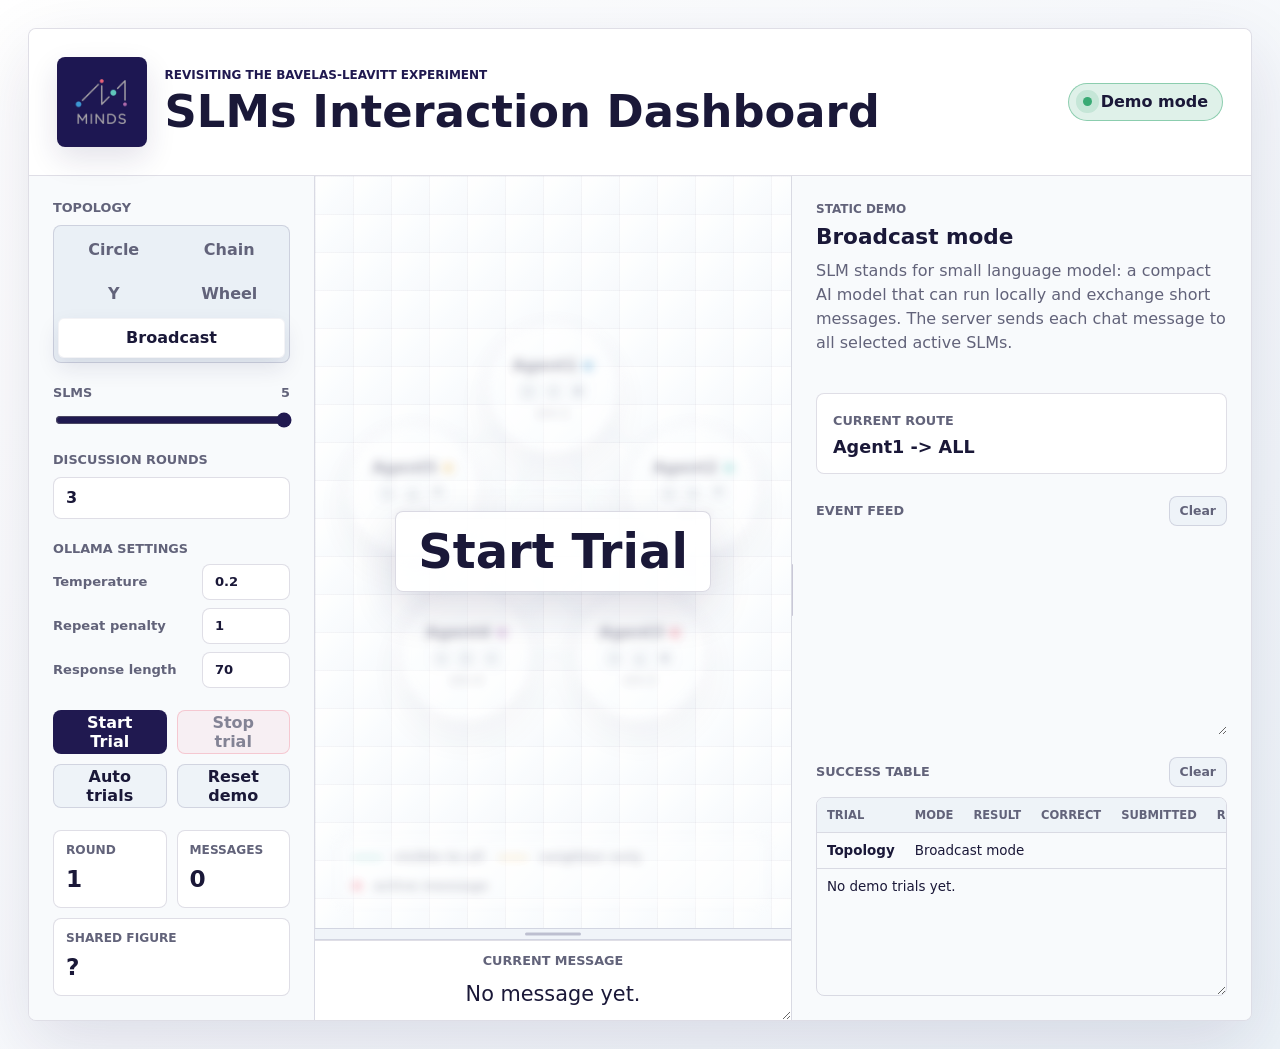
<file: public-demo/index.html>
<!doctype html>
<html lang="en">
  <head>
    <meta charset="utf-8">
    <meta name="viewport" content="width=device-width, initial-scale=1">
    <title>MINDS Leavitt Dashboard</title>
    <link rel="stylesheet" href="styles.css">
  </head>
  <body>
    <main class="app-shell">
      <section class="hero-panel" aria-labelledby="page-title">
        <div class="topbar">
          <div class="brand-lockup">
            <img src="minds-logo.png" alt="MINDS logo">
            <div>
              <p class="eyebrow">Revisiting the Bavelas-Leavitt Experiment</p>
              <h1 id="page-title">SLMs Interaction Dashboard</h1>
            </div>
          </div>
          <div class="status-pill" aria-live="polite">
            <span class="status-dot"></span>
            <span id="connectionStatus">Demo mode</span>
          </div>
        </div>

        <div class="workspace">
          <aside class="control-rail" aria-label="Experiment controls">
            <div class="control-group">
              <span class="group-label">Topology</span>
              <div class="segmented topology-segmented" role="tablist" aria-label="Topology mode">
                <button class="segment" type="button" data-mode="circle" role="tab" aria-selected="false">
                  Circle
                </button>
                <button class="segment" type="button" data-mode="chain" role="tab" aria-selected="false">
                  Chain
                </button>
                <button class="segment" type="button" data-mode="y" role="tab" aria-selected="false">
                  Y
                </button>
                <button class="segment" type="button" data-mode="wheel" role="tab" aria-selected="false">
                  Wheel
                </button>
                <button class="segment active" type="button" data-mode="broadcast" role="tab" aria-selected="true">
                  Broadcast
                </button>
              </div>
            </div>

            <div class="control-group">
              <label class="slider-label" for="agentCount">
                <span>SLMs</span>
                <strong id="agentCountValue">5</strong>
              </label>
              <input id="agentCount" type="range" min="2" max="5" value="5">
            </div>

            <div class="control-group">
              <label class="slider-label" for="discussionRounds">
                <span>Discussion rounds</span>
              </label>
              <input id="discussionRounds" class="number-input" type="number" min="0" max="20" value="3">
            </div>

            <div class="control-group model-controls">
              <span class="group-label">Ollama settings</span>
              <label class="compact-label" for="ollamaTemperature">
                <span>Temperature</span>
                <input id="ollamaTemperature" class="number-input" type="number" min="0" max="2" step="0.1" value="0.2">
              </label>
              <label class="compact-label" for="ollamaRepeatPenalty">
                <span>Repeat penalty</span>
                <input id="ollamaRepeatPenalty" class="number-input" type="number" min="0" max="3" step="0.1" value="1">
              </label>
              <label class="compact-label" for="ollamaNumPredict">
                <span>Response length</span>
                <input id="ollamaNumPredict" class="number-input" type="number" min="1" max="300" step="1" value="70">
              </label>
            </div>

            <div class="button-row demo-controls" hidden>
              <button id="playPause" class="icon-button" type="button" aria-label="Pause animation" title="Pause animation">
                <span class="pause-icon" aria-hidden="true"></span>
              </button>
              <button id="stepButton" class="text-button" type="button">Next message</button>
            </div>

            <div class="button-row live-controls" hidden>
              <button id="startTrial" class="primary-button" type="button">Start Trial</button>
              <button id="stopTrial" class="danger-button" type="button" disabled>Stop trial</button>
              <button id="autoTrials" class="text-button" type="button" aria-pressed="false">Auto trials</button>
              <button id="restartClients" class="text-button" type="button">Reset demo</button>
            </div>

            <div class="metric-grid" aria-label="Trial metrics">
              <div class="metric">
                <span>Round</span>
                <strong id="roundMetric">1</strong>
              </div>
              <div class="metric">
                <span>Messages</span>
                <strong id="messageMetric">0</strong>
              </div>
              <div class="metric wide">
                <span>Shared figure</span>
                <strong id="symbolMetric">?</strong>
              </div>
            </div>
          </aside>

          <section class="stage-column" aria-label="Animated Jetson network and current message">
            <div class="network-stage">
              <div class="stage-visual">
                <canvas id="networkCanvas" width="960" height="720" aria-hidden="true"></canvas>
                <div id="agentLayer" class="agent-layer"></div>
                <div class="legend-strip" aria-label="Legend">
                  <span><i class="legend-line all"></i> visible to all</span>
                  <span><i class="legend-line neighbor"></i> neighbor only</span>
                  <span><i class="legend-pulse"></i> active message</span>
                </div>
              </div>
              <div id="stageOverlay" class="stage-overlay" aria-live="polite">
                <strong id="stageOverlayText">Start Trial</strong>
              </div>
            </div>
            <button id="stageResizeHandle" class="stage-resize-handle" type="button" aria-label="Resize animation" title="Drag to resize animation"></button>
            <div class="current-message" aria-live="polite">
              <span class="route-label">Current message</span>
              <strong id="currentMessageText">No message yet.</strong>
            </div>
            <div id="chatPanel" class="chat-panel" hidden>
              <div class="section-title">
                <span>Chats</span>
              </div>
              <div id="chatGrid" class="chat-grid" aria-live="polite"></div>
            </div>
          </section>

          <aside class="info-panel" id="infoPanel" aria-label="Current experiment details">
            <button id="panelResizeHandle" class="panel-resize-handle" type="button" aria-label="Resize right panel" title="Drag to resize right panel"></button>
            <div>
              <p class="eyebrow" id="sourceLabel">Static demo</p>
              <h2 id="modeTitle">Broadcast mode</h2>
              <p id="modeDescription">
                The speaker sends one public chat message. Every other active Jetson receives it.
              </p>
            </div>

            <div class="route-box">
              <span class="route-label">Current route</span>
              <strong id="routeText">Agent1 -> ALL</strong>
            </div>

            <div class="event-section">
              <div class="section-title">
                <span>Event feed</span>
                <button id="clearFeed" type="button">Clear</button>
              </div>
              <ol id="eventFeed" class="event-feed" aria-live="polite"></ol>
            </div>

            <div class="results-section">
              <div class="section-title">
                <span>Success table</span>
                <button id="clearResults" type="button">Clear</button>
              </div>
              <div class="table-wrap resizable-table">
                <table>
                  <thead>
                    <tr>
                      <th>Trial</th>
                      <th>Mode</th>
                      <th>Result</th>
                      <th>Correct</th>
                      <th>Submitted</th>
                      <th>Rounds</th>
                      <th>Time</th>
                    </tr>
                  </thead>
                  <tbody id="resultsBody">
                    <tr><td colspan="7">No live trials yet.</td></tr>
                  </tbody>
                </table>
              </div>
            </div>
          </aside>
        </div>
      </section>
    </main>

    <script src="demo-app.js"></script>
  </body>
</html>
</file>
<file: public-demo/styles.css>
:root {
  color-scheme: light;
  --navy: #201950;
  --navy-2: #f4f7fb;
  --navy-3: #e9edf8;
  --panel: #ffffff;
  --panel-strong: #eef3f8;
  --line: rgba(32, 25, 80, 0.14);
  --ink: #1a1838;
  --muted: #62637a;
  --cyan: #62c6bf;
  --blue: #4098d0;
  --coral: #ef6077;
  --violet: #ad70b3;
  --silver: #8d8b99;
  --amber: #f3bd59;
  --shadow: 0 24px 70px rgba(32, 25, 80, 0.12);
}

* {
  box-sizing: border-box;
}

[hidden] {
  display: none !important;
}

body {
  margin: 0;
  min-height: 100vh;
  background: linear-gradient(135deg, #ffffff 0%, #f7f9fc 50%, #edf3f8 100%);
  color: var(--ink);
  font-family: Inter, ui-sans-serif, system-ui, -apple-system, BlinkMacSystemFont, "Segoe UI", sans-serif;
}

button,
input {
  font: inherit;
}

button {
  cursor: pointer;
}

.app-shell {
  min-height: 100vh;
  width: 100%;
  max-width: none;
  margin: 0 auto;
  padding: clamp(12px, 2.6vw, 28px);
  overflow: visible;
}

.hero-panel {
  display: grid;
  grid-template-rows: auto minmax(0, 1fr);
  min-height: calc(100vh - clamp(24px, 5.2vw, 56px));
  border: 1px solid var(--line);
  border-radius: 8px;
  background: rgba(255, 255, 255, 0.86);
  box-shadow: var(--shadow);
  overflow: hidden;
}

.topbar {
  display: flex;
  align-items: center;
  flex-direction: row;
  justify-content: space-between;
  gap: 18px;
  padding: clamp(18px, 3vw, 28px);
  border-bottom: 1px solid var(--line);
  background: rgba(255, 255, 255, 0.82);
  backdrop-filter: blur(20px);
}

.brand-lockup {
  display: flex;
  align-items: center;
  flex-direction: row;
  gap: 18px;
  min-width: 0;
}

.brand-lockup img {
  width: clamp(64px, 7vw, 92px);
  height: clamp(64px, 7vw, 92px);
  object-fit: cover;
  border: 1px solid var(--line);
  border-radius: 8px;
  background: var(--navy);
  box-shadow: 0 12px 30px rgba(32, 25, 80, 0.12);
}

.eyebrow {
  margin: 0 0 6px;
  color: var(--navy);
  font-size: 0.75rem;
  font-weight: 850;
  letter-spacing: 0;
  text-transform: uppercase;
}

h1,
h2,
p {
  margin-top: 0;
}

h1 {
  margin-bottom: 0;
  font-size: clamp(1.9rem, 3.5vw, 3.8rem);
  line-height: 1.05;
  letter-spacing: 0;
}

h2 {
  margin-bottom: 10px;
  font-size: 1.35rem;
  letter-spacing: 0;
}

.status-pill {
  display: inline-flex;
  align-items: center;
  gap: 9px;
  min-height: 38px;
  padding: 0 14px;
  border: 1px solid rgba(98, 198, 191, 0.45);
  border-radius: 999px;
  background: rgba(98, 198, 191, 0.16);
  color: var(--ink);
  font-weight: 800;
  white-space: nowrap;
}

.status-pill.connected {
  border-color: rgba(57, 170, 116, 0.5);
  background: rgba(57, 170, 116, 0.16);
}

.status-pill.offline {
  border-color: rgba(239, 96, 119, 0.45);
  background: rgba(239, 96, 119, 0.12);
}

.status-dot {
  width: 9px;
  height: 9px;
  border-radius: 50%;
  background: var(--cyan);
  box-shadow: 0 0 0 7px rgba(98, 198, 191, 0.16);
}

.status-pill.connected .status-dot {
  background: #39aa74;
  box-shadow: 0 0 0 7px rgba(57, 170, 116, 0.16);
}

.status-pill.offline .status-dot {
  background: var(--coral);
  box-shadow: 0 0 0 7px rgba(239, 96, 119, 0.13);
}

.workspace {
  display: grid;
  --info-width: 460px;
  grid-template-columns: minmax(220px, 286px) minmax(420px, 1fr) minmax(360px, var(--info-width));
  min-height: calc(100vh - 166px);
  height: auto;
}

.control-rail,
.info-panel {
  display: flex;
  flex-direction: column;
  gap: 22px;
  padding: 24px;
  background: rgba(246, 249, 252, 0.78);
  min-height: 0;
  overflow: auto;
}

.control-rail {
  border-right: 1px solid var(--line);
  border-bottom: 0;
}

.info-panel {
  position: relative;
  border-left: 1px solid var(--line);
  border-top: 0;
}

.panel-resize-handle {
  display: block;
  position: absolute;
  top: 0;
  bottom: 0;
  left: -5px;
  width: 10px;
  padding: 0;
  border: 0;
  border-radius: 0;
  background: transparent;
  cursor: col-resize;
  z-index: 5;
}

.panel-resize-handle::after {
  content: "";
  position: absolute;
  top: 46%;
  left: 4px;
  width: 2px;
  height: 52px;
  border-radius: 999px;
  background: rgba(32, 25, 80, 0.22);
}

.stage-column {
  display: grid;
  --stage-height: minmax(0, 1fr);
  grid-template-rows: var(--stage-height) 12px max-content;
  min-width: 0;
  min-height: 0;
}

.stage-resize-handle {
  position: relative;
  width: 100%;
  min-height: 12px;
  padding: 0;
  border: 0;
  border-top: 1px solid var(--line);
  border-bottom: 1px solid var(--line);
  background: rgba(238, 243, 248, 0.86);
  cursor: row-resize;
}

.stage-resize-handle::after {
  content: "";
  position: absolute;
  top: 50%;
  left: 50%;
  width: 56px;
  height: 3px;
  border-radius: 999px;
  background: rgba(32, 25, 80, 0.24);
  transform: translate(-50%, -50%);
}

.control-group {
  display: grid;
  gap: 10px;
}

.group-label,
.slider-label,
.section-title,
.route-label {
  color: var(--muted);
  font-size: 0.8rem;
  font-weight: 850;
  letter-spacing: 0;
  text-transform: uppercase;
}

.segmented {
  display: grid;
  grid-template-columns: 1fr 1fr;
  gap: 4px;
  padding: 4px;
  border: 1px solid var(--line);
  border-radius: 8px;
  background: #eaf0f6;
}

.topology-segmented {
  grid-template-columns: repeat(2, minmax(0, 1fr));
  grid-template-areas:
    "circle chain"
    "y wheel"
    "broadcast broadcast";
}

.topology-segmented .segment[data-mode="broadcast"] {
  grid-area: broadcast;
}

.topology-segmented .segment[data-mode="circle"] {
  grid-area: circle;
}

.topology-segmented .segment[data-mode="chain"] {
  grid-area: chain;
}

.topology-segmented .segment[data-mode="y"] {
  grid-area: y;
}

.topology-segmented .segment[data-mode="wheel"] {
  grid-area: wheel;
}

.segment {
  min-height: 40px;
  border: 0;
  border-radius: 6px;
  background: transparent;
  color: var(--muted);
  font-weight: 850;
  min-width: 0;
}

.segment.active {
  background: #ffffff;
  color: var(--ink);
  box-shadow: inset 0 0 0 1px rgba(32, 25, 80, 0.05), 0 10px 22px rgba(32, 25, 80, 0.1);
}

.slider-label {
  display: flex;
  justify-content: space-between;
}

input[type="range"] {
  accent-color: var(--navy);
  width: 100%;
}

.number-input {
  width: 100%;
  min-height: 42px;
  padding: 0 12px;
  border: 1px solid var(--line);
  border-radius: 8px;
  background: #ffffff;
  color: var(--ink);
  font-weight: 850;
}

.model-controls {
  gap: 8px;
}

.compact-label {
  display: grid;
  grid-template-columns: minmax(0, 1fr) 88px;
  gap: 8px;
  align-items: center;
  color: var(--muted);
  font-size: 0.82rem;
  font-weight: 800;
}

.compact-label .number-input {
  min-height: 36px;
}

.button-row {
  display: flex;
  flex-wrap: wrap;
  gap: 10px;
  align-items: center;
}

.icon-button,
.text-button,
.primary-button,
.danger-button,
.section-title button {
  border: 1px solid var(--line);
  border-radius: 8px;
  background: var(--panel-strong);
  color: var(--ink);
  font-weight: 850;
}

.icon-button {
  display: grid;
  place-items: center;
  width: 44px;
  height: 44px;
}

.text-button,
.primary-button,
.danger-button {
  min-height: 44px;
  flex: 1;
  padding: 0 14px;
}

.primary-button {
  background: var(--navy);
  color: #ffffff;
  border-color: transparent;
}

.primary-button:disabled {
  cursor: not-allowed;
  opacity: 0.58;
}

.danger-button {
  border-color: rgba(239, 96, 119, 0.55);
  background: rgba(239, 96, 119, 0.13);
  color: var(--ink);
}

.danger-button:not(:disabled) {
  background: var(--coral);
  color: #ffffff;
}

.danger-button:disabled,
.text-button:disabled,
.icon-button:disabled,
.section-title button:disabled,
.segment:disabled,
.number-input:disabled,
input[type="range"]:disabled {
  cursor: not-allowed;
  opacity: 0.52;
}

.text-button[aria-pressed="true"] {
  border-color: rgba(239, 96, 119, 0.45);
  background: rgba(239, 96, 119, 0.13);
  color: var(--ink);
}

.section-title button {
  min-height: 30px;
  padding: 0 10px;
  color: var(--muted);
  font-size: 0.78rem;
}

.pause-icon,
.pause-icon::after {
  display: block;
  width: 5px;
  height: 17px;
  border-radius: 2px;
  background: var(--ink);
}

.pause-icon {
  position: relative;
  transform: translateX(-4px);
}

.pause-icon::after {
  content: "";
  position: absolute;
  left: 9px;
}

.icon-button.playing .pause-icon {
  width: 0;
  height: 0;
  border-top: 9px solid transparent;
  border-bottom: 9px solid transparent;
  border-left: 15px solid var(--ink);
  border-radius: 0;
  background: transparent;
  transform: translateX(1px);
}

.icon-button.playing .pause-icon::after {
  display: none;
}

.metric-grid {
  display: grid;
  grid-template-columns: 1fr 1fr;
  gap: 10px;
}

.metric {
  min-height: 78px;
  padding: 12px;
  border: 1px solid var(--line);
  border-radius: 8px;
  background: var(--panel);
}

.metric.wide {
  grid-column: 1 / -1;
}

.metric span {
  display: block;
  color: var(--muted);
  font-size: 0.76rem;
  font-weight: 850;
  text-transform: uppercase;
}

.metric strong {
  display: block;
  margin-top: 8px;
  font-size: 1.45rem;
}

.network-stage {
  position: relative;
  min-height: 0;
  height: 100%;
  background:
    linear-gradient(rgba(32, 25, 80, 0.055) 1px, transparent 1px),
    linear-gradient(90deg, rgba(32, 25, 80, 0.055) 1px, transparent 1px),
    linear-gradient(135deg, #ffffff 0%, #f4f8fb 100%);
  background-size: 38px 38px;
  overflow: hidden;
}

.stage-visual {
  position: absolute;
  inset: 0;
  transition: filter 180ms ease, opacity 180ms ease;
}

.network-stage.is-blurred .stage-visual {
  filter: blur(5px);
  opacity: 0.42;
}

.stage-overlay {
  position: absolute;
  inset: 0;
  z-index: 20;
  display: none;
  place-items: center;
  padding: 24px;
  background: rgba(255, 255, 255, 0.18);
  text-align: center;
  pointer-events: none;
}

.network-stage.is-blurred .stage-overlay {
  display: grid;
}

.stage-overlay strong {
  padding: 14px 22px;
  border: 1px solid rgba(32, 25, 80, 0.16);
  border-radius: 8px;
  background: rgba(255, 255, 255, 0.88);
  color: var(--ink);
  box-shadow: 0 18px 44px rgba(32, 25, 80, 0.14);
  font-size: clamp(1.6rem, 3.8vw, 3rem);
  line-height: 1.05;
  font-weight: 900;
}

.current-message {
  display: grid;
  place-items: center;
  gap: 12px;
  min-height: 74px;
  max-height: 42vh;
  padding: 12px 18px;
  border-top: 1px solid var(--line);
  background: rgba(255, 255, 255, 0.94);
  text-align: center;
  overflow: auto;
  resize: vertical;
}

.current-message strong {
  color: var(--ink);
  font-size: 1.3rem;
  line-height: 1.35;
  font-weight: 400;
  max-width: 900px;
}

.message-sender {
  font-weight: 950;
}

.message-body {
  font-weight: 400;
}

.chat-panel {
  min-height: 150px;
  max-height: 46vh;
  padding: 14px 16px;
  border-top: 1px solid var(--line);
  background: rgba(246, 249, 252, 0.9);
  overflow: auto;
  resize: vertical;
}

.chat-grid {
  display: grid;
  grid-template-columns: repeat(auto-fit, minmax(180px, 1fr));
  gap: 10px;
}

.chat-card {
  min-height: 110px;
  padding: 12px;
  border: 1px solid var(--line);
  border-top: 4px solid var(--agent-color, var(--cyan));
  border-radius: 8px;
  background: var(--panel);
  overflow: hidden;
}

.chat-card strong {
  display: block;
  margin-bottom: 8px;
}

.chat-card p {
  margin: 0 0 8px;
  color: var(--muted);
  font-size: 0.82rem;
  line-height: 1.35;
}

.chat-card p:last-child {
  margin-bottom: 0;
}

#networkCanvas,
.agent-layer {
  position: absolute;
  inset: 0;
  width: 100%;
  height: 100%;
}

.agent-node {
  position: absolute;
  display: grid;
  align-content: center;
  justify-items: center;
  gap: 5px;
  width: 132px;
  height: 132px;
  padding: 16px 14px 14px;
  border: 1px solid var(--line);
  border-radius: 999px;
  background: rgba(255, 255, 255, 0.94);
  box-shadow: 0 16px 38px rgba(32, 25, 80, 0.13);
  transform: translate(-50%, -50%);
  transition: left 360ms ease, top 360ms ease, box-shadow 180ms ease, border-color 180ms ease;
  overflow: hidden;
  text-align: center;
}

.agent-node.sender {
  border-color: var(--coral);
  box-shadow: 0 18px 44px rgba(239, 96, 119, 0.24);
}

.agent-node.receiver {
  border-color: var(--blue);
  box-shadow: 0 18px 44px rgba(64, 152, 208, 0.24);
}

.agent-node.sender.receiver {
  border-color: var(--violet);
  box-shadow: 0 18px 44px rgba(173, 112, 179, 0.24);
}

.agent-name {
  display: flex;
  align-items: center;
  justify-content: center;
  gap: 6px;
  max-width: 100%;
  font-weight: 900;
  line-height: 1.05;
}

.agent-name span {
  min-width: 0;
  overflow: hidden;
  text-overflow: ellipsis;
  white-space: nowrap;
}

.chip {
  flex: 0 0 auto;
  width: 10px;
  height: 10px;
  border-radius: 3px;
  background: var(--cyan);
}

.symbols {
  display: flex;
  flex-wrap: wrap;
  justify-content: center;
  gap: 4px;
  max-width: 88px;
}

.symbol {
  display: grid;
  place-items: center;
  width: 21px;
  height: 21px;
  border-radius: 6px;
  background: #eef3f8;
  color: var(--ink);
  font-size: 0.78rem;
  font-weight: 900;
}

.agent-note {
  max-width: 94px;
  overflow: hidden;
  text-overflow: ellipsis;
  white-space: nowrap;
  color: var(--muted);
  font-size: 0.72rem;
  line-height: 1.25;
}

.legend-strip {
  position: absolute;
  left: 22px;
  right: 22px;
  bottom: 22px;
  display: flex;
  flex-wrap: wrap;
  align-items: center;
  gap: 14px;
  padding: 12px 14px;
  border: 1px solid var(--line);
  border-radius: 8px;
  background: rgba(255, 255, 255, 0.9);
  color: var(--muted);
  font-size: 0.82rem;
  font-weight: 760;
}

.legend-line {
  display: inline-block;
  width: 30px;
  height: 3px;
  margin-right: 7px;
  vertical-align: middle;
  border-radius: 999px;
  background: var(--cyan);
}

.legend-line.neighbor {
  background: var(--amber);
}

.legend-pulse {
  display: inline-block;
  width: 10px;
  height: 10px;
  margin-right: 7px;
  border-radius: 50%;
  background: var(--coral);
  vertical-align: middle;
}

.info-panel p {
  color: var(--muted);
  line-height: 1.5;
}

.route-box {
  padding: 16px;
  border: 1px solid var(--line);
  border-radius: 8px;
  background: var(--panel);
}

.route-box strong {
  display: block;
  margin-top: 8px;
  font-size: 1.1rem;
}

.section-title {
  display: flex;
  align-items: center;
  justify-content: space-between;
  gap: 10px;
  margin-bottom: 10px;
}

.event-feed {
  display: grid;
  gap: 10px;
  min-height: 0;
  max-height: 62vh;
  height: auto;
  flex: 1 1 auto;
  margin: 0;
  padding: 0;
  list-style: none;
  overflow: auto;
  resize: vertical;
  padding-right: 4px;
}

.event-feed li {
  padding: 12px;
  border: 1px solid var(--line);
  border-left: 4px solid var(--event-color, var(--cyan));
  border-radius: 8px;
  background: var(--panel);
}

.event-feed .system-event {
  border-left-color: var(--silver);
}

.event-feed .round-header {
  padding: 7px 10px;
  border: 0;
  border-radius: 6px;
  background: rgba(32, 25, 80, 0.08);
  color: var(--navy);
  font-size: 0.76rem;
  font-weight: 900;
  text-transform: uppercase;
}

.event-feed strong {
  display: block;
  margin-bottom: 4px;
}

.event-feed span {
  color: var(--muted);
  font-size: 0.86rem;
  line-height: 1.35;
}

.table-wrap {
  min-height: 0;
  max-height: 70vh;
  height: auto;
  flex: 1 1 auto;
  overflow: auto;
  border: 1px solid var(--line);
  border-radius: 8px;
}

.resizable-table {
  resize: vertical;
}

.event-section,
.results-section {
  display: flex;
  flex: 1 1 0;
  flex-direction: column;
  min-height: 0;
}

table {
  width: 100%;
  border-collapse: collapse;
  font-size: 0.84rem;
}

th,
td {
  padding: 10px;
  border-bottom: 1px solid var(--line);
  text-align: left;
  vertical-align: top;
}

th {
  position: sticky;
  top: 0;
  background: #eef3f8;
  color: var(--muted);
  font-size: 0.72rem;
  text-transform: uppercase;
}

td {
  color: var(--ink);
}

tr:last-child td {
  border-bottom: 0;
}

.result-good {
  color: var(--cyan);
  font-weight: 850;
}

.result-bad {
  color: var(--coral);
  font-weight: 850;
}

.answer-correct {
  color: #228a5a;
  font-weight: 900;
}

.answer-wrong {
  color: var(--coral);
  font-weight: 900;
}

.answer-empty {
  color: var(--muted);
  font-weight: 850;
}

@media (max-width: 1180px) {
  .workspace {
    grid-template-columns: 260px minmax(360px, 1fr);
  }

  .info-panel {
    grid-column: 1 / -1;
    border-left: 0;
    border-top: 1px solid var(--line);
  }

  .panel-resize-handle {
    display: none;
  }
}

@media (max-width: 780px) {
  .app-shell {
    padding: 8px;
    max-width: none;
    overflow: auto;
  }

  .topbar,
  .brand-lockup {
    align-items: flex-start;
    flex-direction: column;
  }

  .topbar {
    gap: 12px;
    padding: 10px 14px;
  }

  .brand-lockup {
    gap: 10px;
  }

  .brand-lockup img {
    width: 48px;
    height: 48px;
  }

  h1 {
    font-size: clamp(1.55rem, 7vw, 2rem);
  }

  .workspace {
    grid-template-columns: 1fr;
  }

  .control-rail {
    border-right: 0;
    border-bottom: 1px solid var(--line);
  }

  .network-stage {
    min-height: 420px;
    height: auto;
  }

  .stage-column {
    --stage-height: minmax(420px, auto);
    grid-template-rows: var(--stage-height) 12px max-content;
  }

  .agent-node {
    width: 112px;
    height: 112px;
    padding: 10px;
  }

  .legend-strip {
    left: 12px;
    right: 12px;
  }
}
</file>
